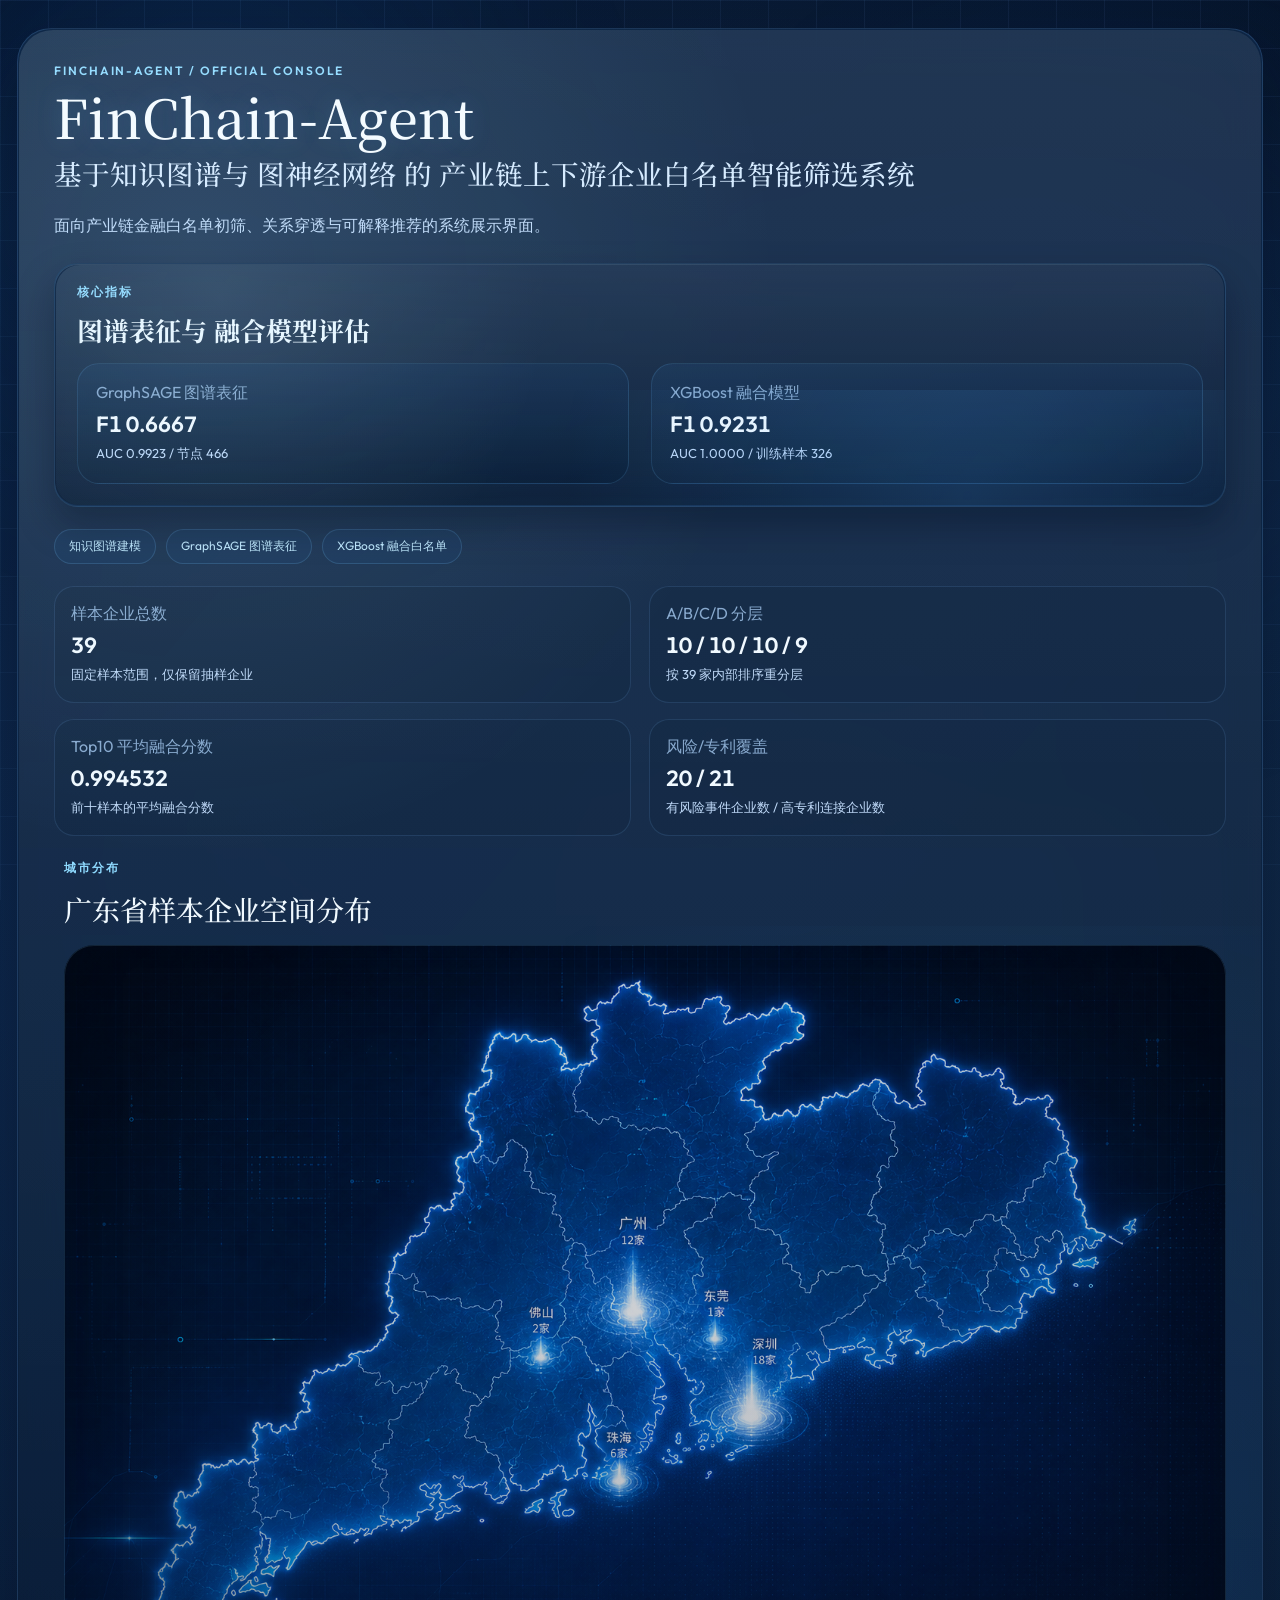
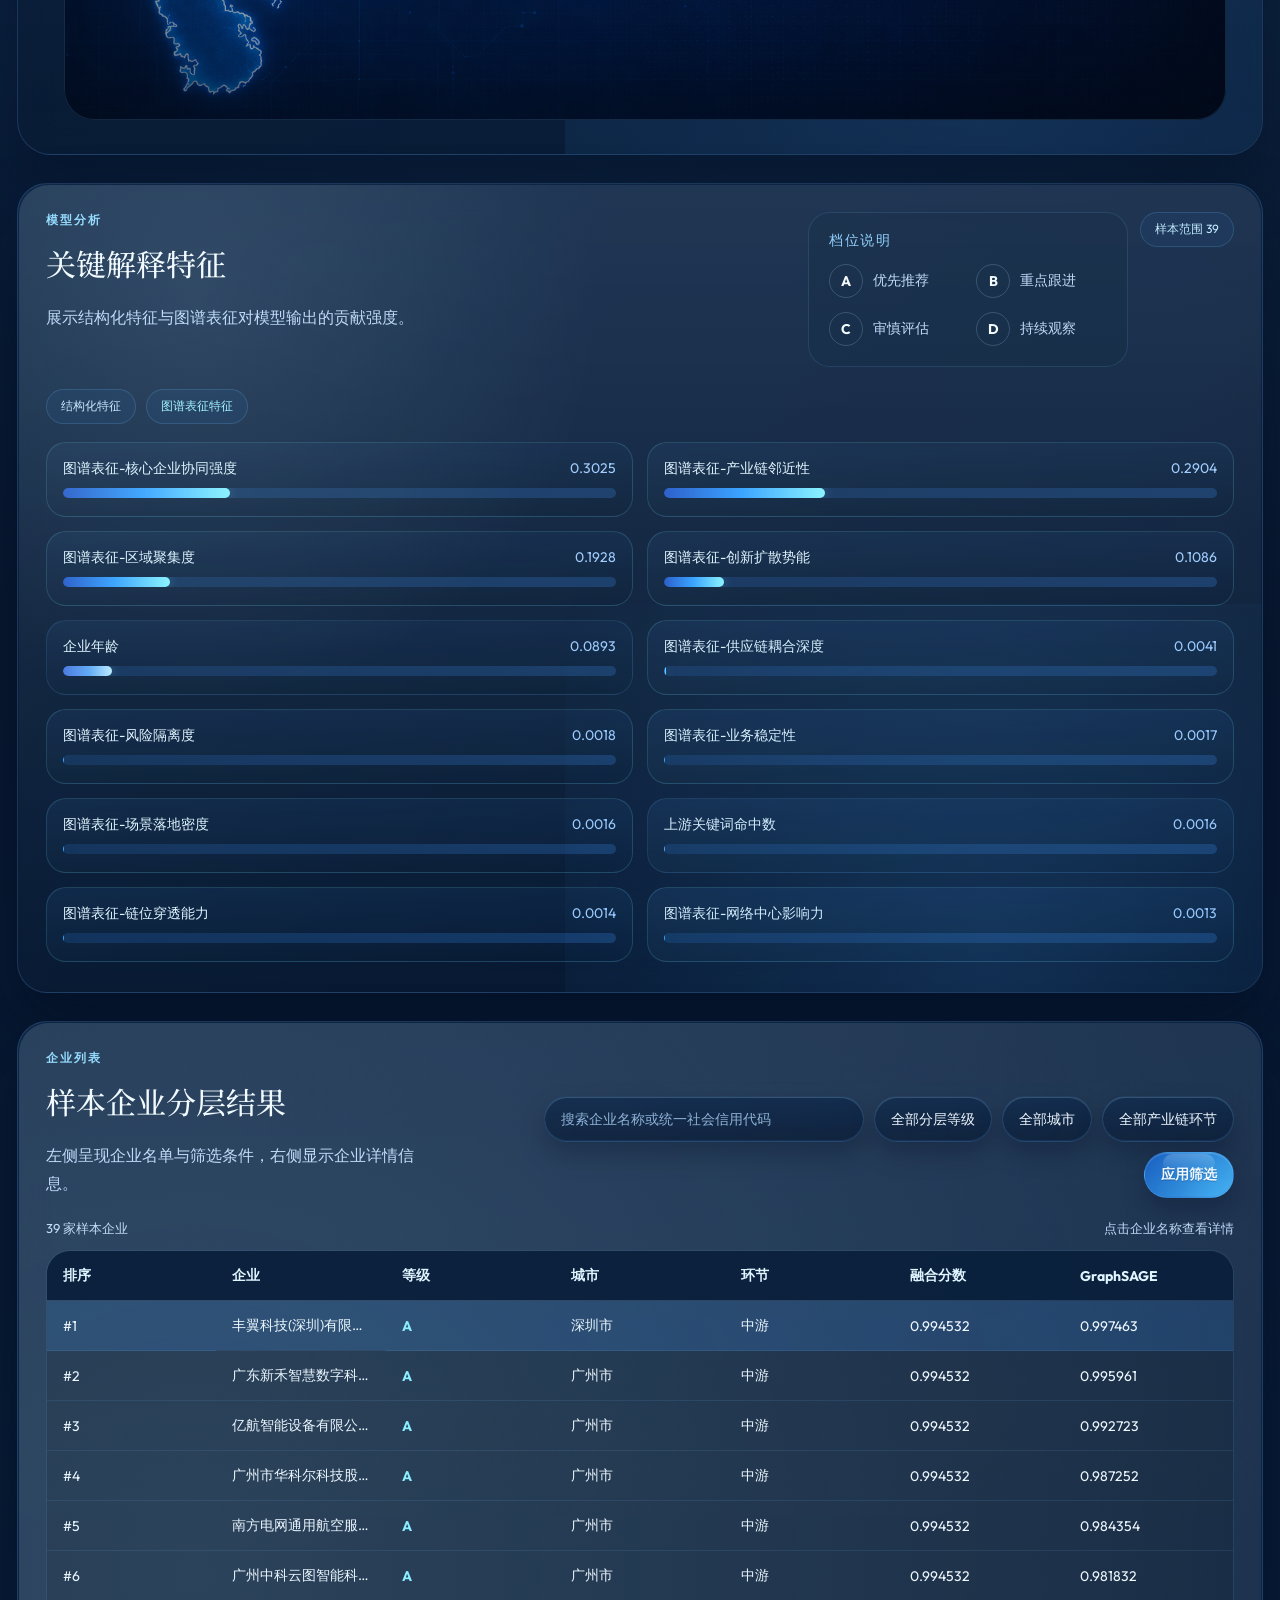
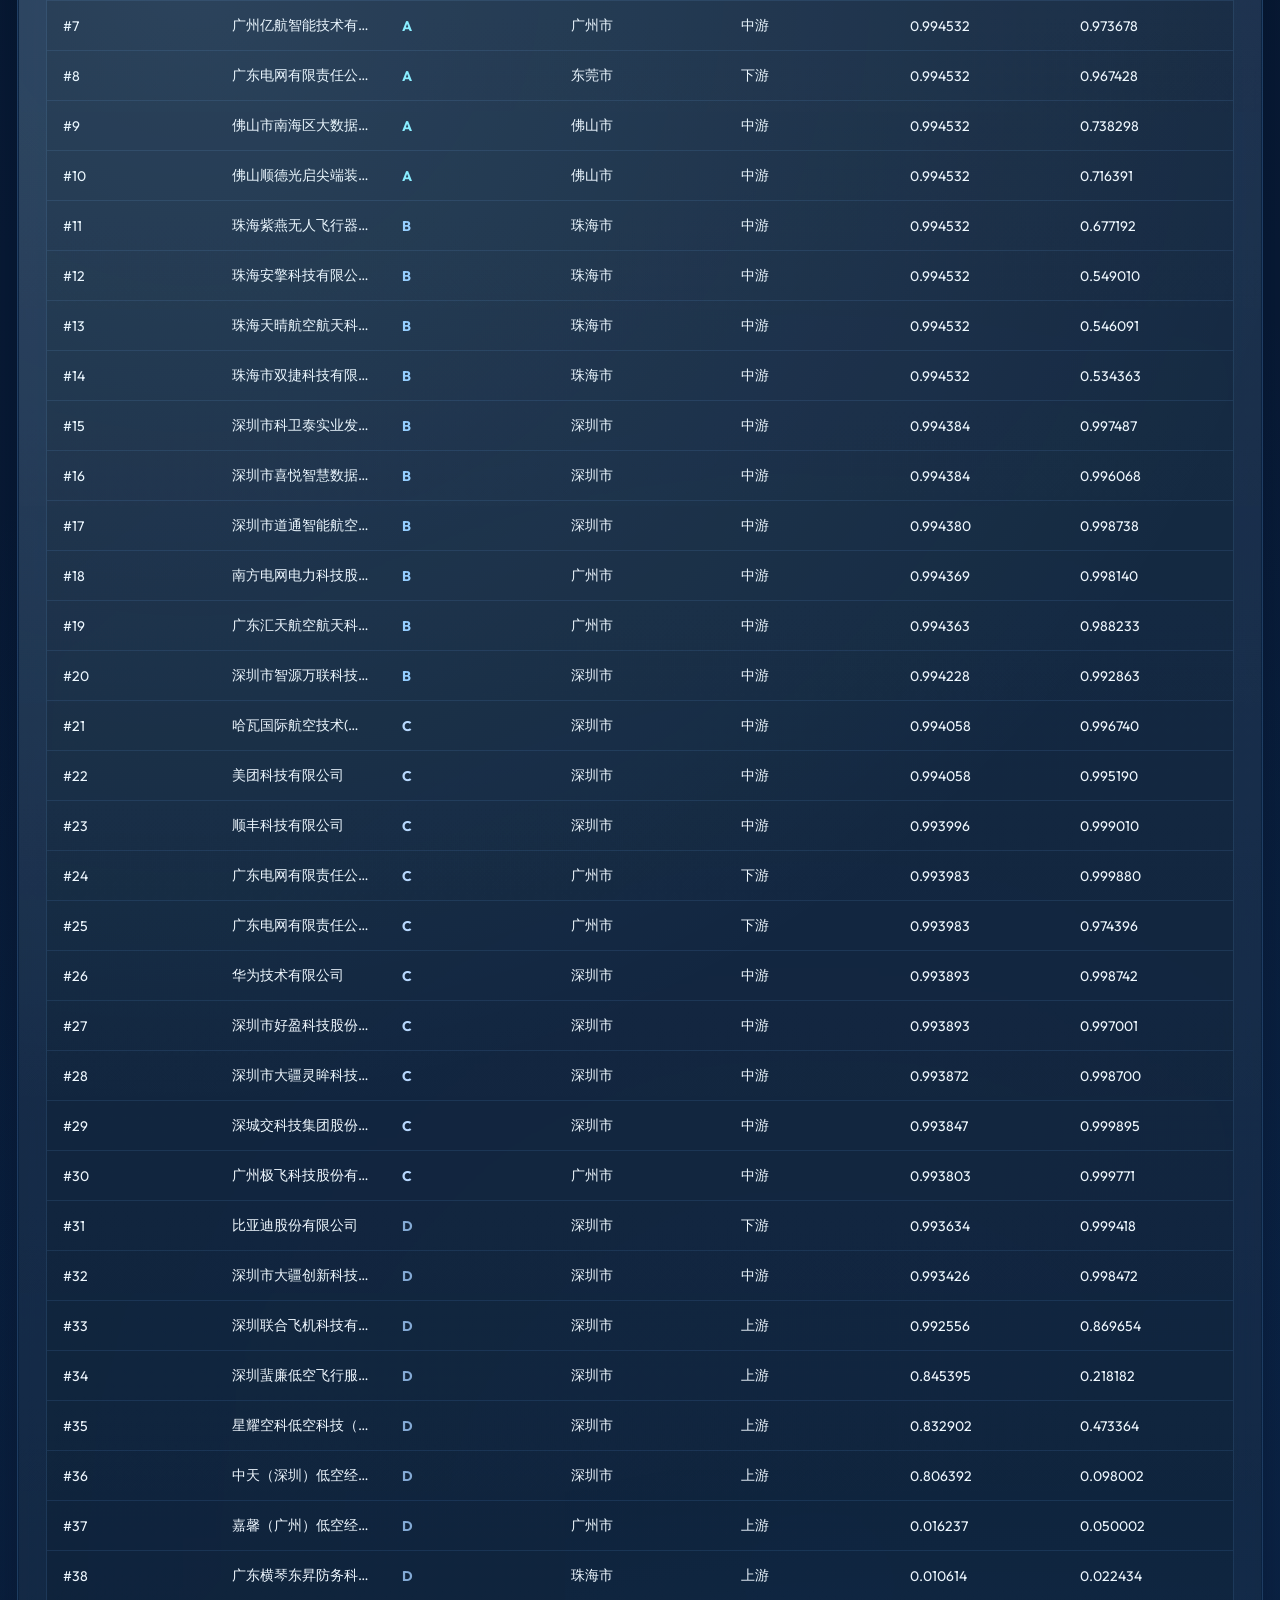
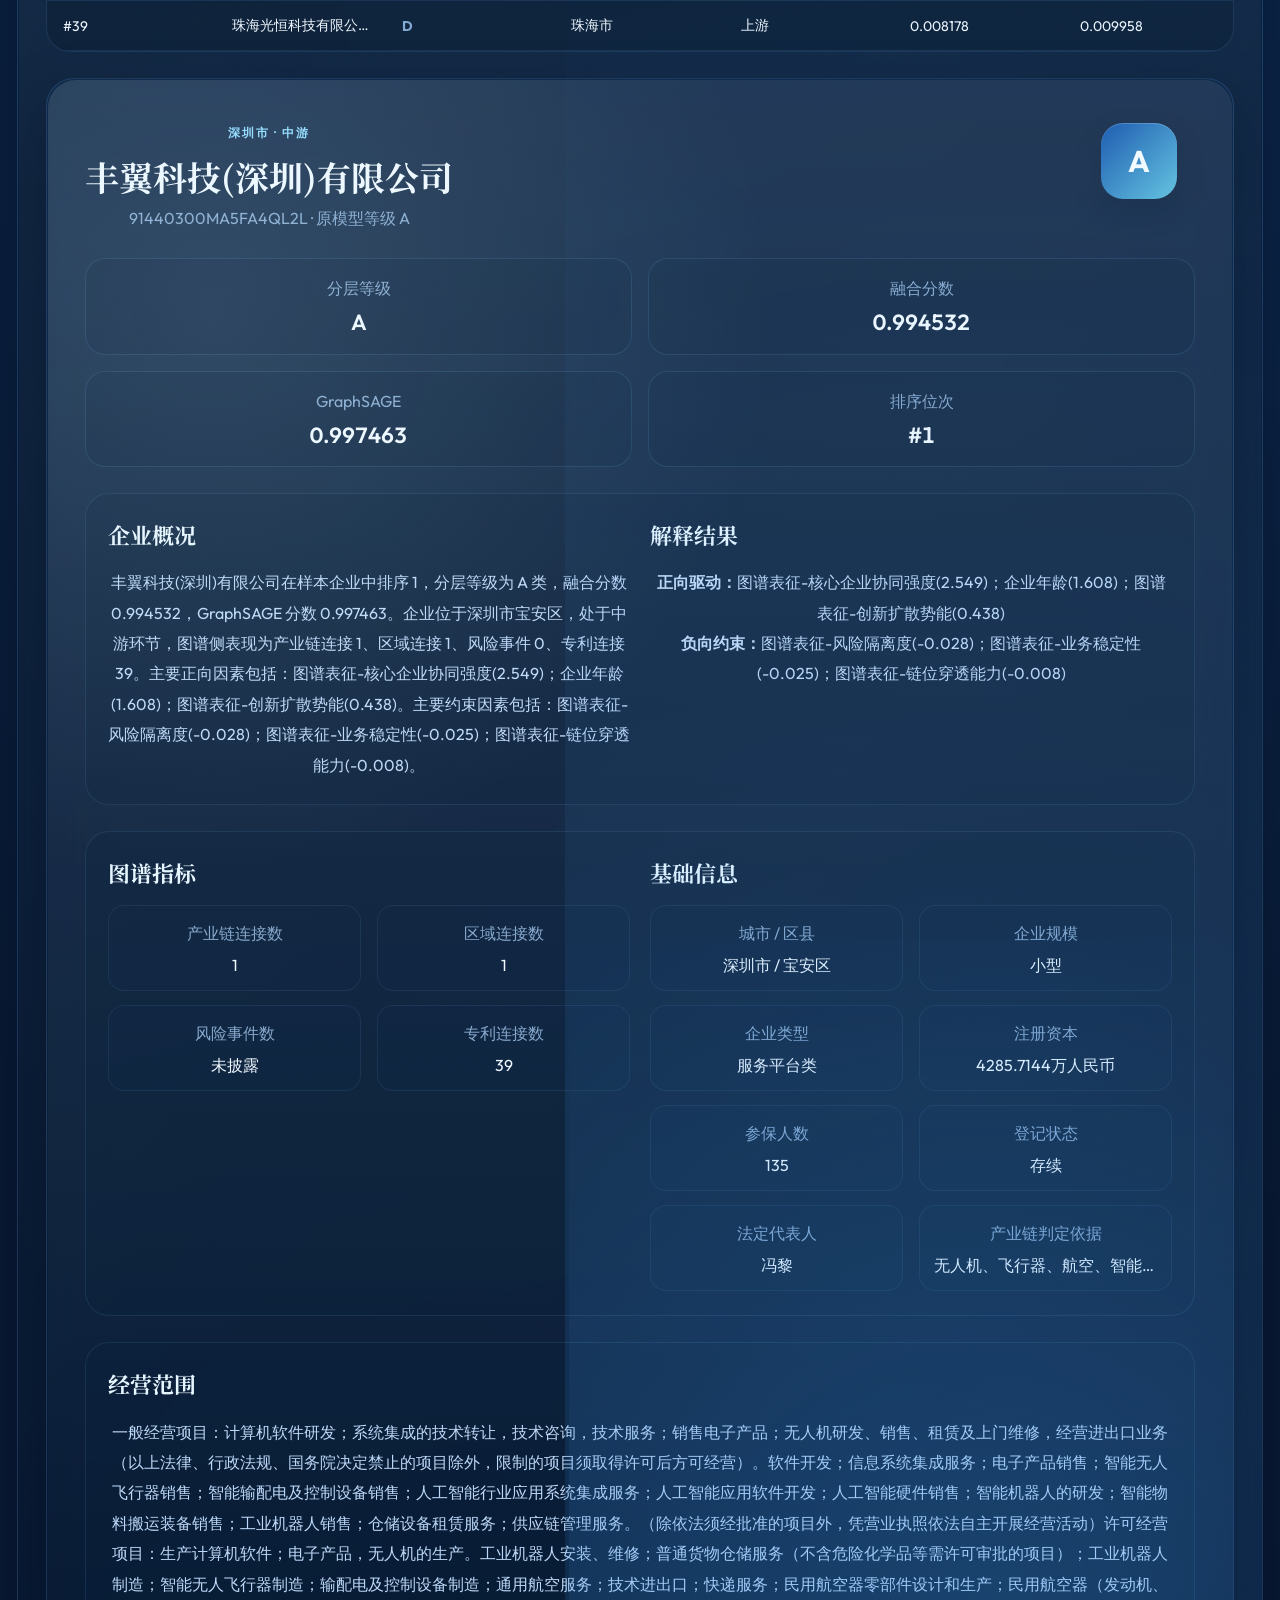
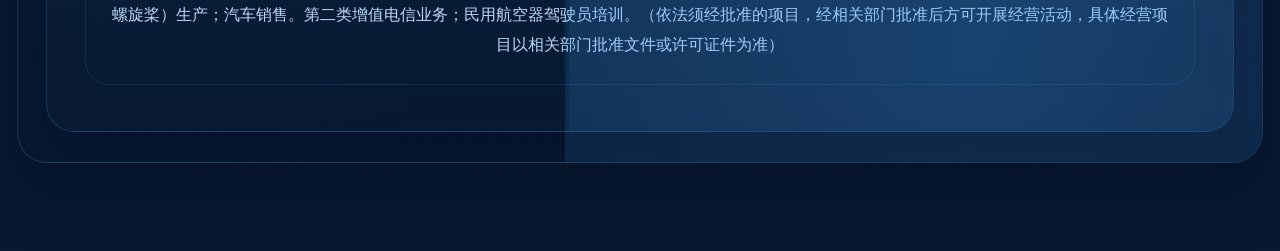
<file: prototype_app/site/index.html>
<!doctype html>
<html lang="zh-CN">
  <head>
    <meta charset="utf-8" />
    <meta name="viewport" content="width=device-width, initial-scale=1" />
    <title>FinChain-Agent 正式版展示台</title>
    <link rel="preconnect" href="https://fonts.googleapis.com" />
    <link rel="preconnect" href="https://fonts.gstatic.com" crossorigin />
    <link
      href="https://fonts.googleapis.com/css2?family=Noto+Serif+SC:wght@400;500;600&family=Outfit:wght@300;400;500;600;700&display=swap"
      rel="stylesheet"
    />
    <link rel="stylesheet" href="./styles.css" />
  </head>
  <body>
    <div class="backdrop">
      <div class="aurora aurora-a"></div>
      <div class="aurora aurora-b"></div>
      <div class="noise-overlay"></div>
      <div class="grid-overlay"></div>
    </div>

    <main class="page-shell">
      <section class="hero glass-surface glass-surface--hero" data-glass data-glass-mode="static">
        <div class="hero-copy">
          <p class="eyebrow">FinChain-Agent / Official Console</p>
          <h1 data-blur-text data-animate-by="letters" data-direction="top">FinChain-Agent</h1>
          <h2 data-blur-text data-animate-by="phrases" data-direction="bottom">基于知识图谱与图神经网络的产业链上下游企业白名单智能筛选系统</h2>
          <p class="hero-text">
            面向产业链金融白名单初筛、关系穿透与可解释推荐的系统展示界面。
          </p>
          <div class="hero-metrics glass-surface" data-glass data-glass-mode="lite">
            <div class="hero-metrics-head">
              <p class="panel-kicker">核心指标</p>
              <h3 data-blur-text data-animate-by="phrases" data-direction="bottom">图谱表征与融合模型评估</h3>
            </div>
            <div id="metric-panels" class="metric-panels"></div>
          </div>
          <div class="hero-tags">
            <span>知识图谱建模</span>
            <span>GraphSAGE 图谱表征</span>
            <span>XGBoost 融合白名单</span>
          </div>
          <div id="summary-cards" class="summary-grid"></div>
        </div>
        <div class="hero-panel">
          <div class="map-card">
            <div class="map-head">
              <div>
                <p class="panel-kicker">城市分布</p>
                <h3>广东省样本企业空间分布</h3>
              </div>
            </div>
            <div id="guangdong-map" class="guangdong-map"></div>
          </div>
        </div>
      </section>

      <section class="top-grid">
        <article class="panel panel--analysis glass-surface" data-glass data-glass-mode="lite">
          <div class="panel-head">
            <div>
              <p class="panel-kicker">模型分析</p>
              <h3 data-blur-text data-animate-by="phrases" data-direction="bottom">关键解释特征</h3>
              <p class="panel-desc">展示结构化特征与图谱表征对模型输出的贡献强度。</p>
            </div>
            <div class="analysis-head-side">
              <div id="level-legend-card" class="level-legend-card"></div>
              <div class="panel-chip">样本范围 <span id="sample-size-chip">39</span></div>
            </div>
          </div>
          <div class="analysis-grid">
            <section class="analysis-features">
              <div class="legend-row">
                <span class="legend-pill legend-structured">结构化特征</span>
                <span class="legend-pill legend-graph">图谱表征特征</span>
              </div>
              <div id="feature-importance" class="bar-list feature-list"></div>
            </section>
          </div>
        </article>
      </section>

      <section class="bottom-grid">
        <article class="panel glass-surface" data-glass data-glass-mode="static">
          <div class="panel-head filter-head">
            <div>
              <p class="panel-kicker">企业列表</p>
              <h3 data-blur-text data-animate-by="phrases" data-direction="bottom">样本企业分层结果</h3>
              <p class="panel-desc">左侧呈现企业名单与筛选条件，右侧显示企业详情信息。</p>
            </div>
            <form id="filter-form" class="filter-form">
              <input
                id="search-input"
                class="liquid-control"
                type="search"
                placeholder="搜索企业名称或统一社会信用代码"
              />
              <select id="level-select" class="liquid-control">
                <option value="">全部分层等级</option>
              </select>
              <select id="city-select" class="liquid-control">
                <option value="">全部城市</option>
              </select>
              <select id="chain-select" class="liquid-control">
                <option value="">全部产业链环节</option>
              </select>
              <button type="submit" class="liquid-button">应用筛选</button>
            </form>
          </div>

          <div class="content-grid">
            <div class="table-panel">
              <div class="table-meta">
                <span id="table-count">0 家样本企业</span>
                <span>点击企业名称查看详情</span>
              </div>
              <div class="table-wrap">
                <table>
                  <thead>
                    <tr>
                      <th>排序</th>
                      <th>企业</th>
                      <th>等级</th>
                      <th>城市</th>
                      <th>环节</th>
                      <th>融合分数</th>
                      <th>GraphSAGE</th>
                    </tr>
                  </thead>
                  <tbody id="company-table-body"></tbody>
                </table>
              </div>
            </div>

            <aside class="detail-panel glass-surface glass-surface--detail" data-glass data-glass-mode="lite">
              <div id="company-detail" class="detail-state">请选择左侧企业查看详情。</div>
            </aside>
          </div>
        </article>
      </section>
    </main>

    <template id="detail-template">
      <div class="detail-card">
        <div class="detail-header">
          <div>
            <p class="detail-eyebrow"></p>
            <h3 class="detail-title"></h3>
            <p class="detail-subtitle"></p>
          </div>
          <div class="level-badge"></div>
        </div>

        <div class="detail-metrics"></div>

        <section class="detail-section detail-section--summary">
          <div>
            <h4 data-blur-text data-animate-by="phrases" data-direction="bottom">企业概况</h4>
            <p class="detail-report"></p>
          </div>
          <div>
            <h4 data-blur-text data-animate-by="phrases" data-direction="bottom">解释结果</h4>
            <p><strong>正向驱动：</strong><span class="detail-positive"></span></p>
            <p><strong>负向约束：</strong><span class="detail-negative"></span></p>
          </div>
        </section>

        <section class="detail-section detail-section--split">
          <div>
            <h4 data-blur-text data-animate-by="phrases" data-direction="bottom">图谱指标</h4>
            <div class="graph-grid"></div>
          </div>
          <div>
            <h4 data-blur-text data-animate-by="phrases" data-direction="bottom">基础信息</h4>
            <div class="info-grid"></div>
          </div>
        </section>

        <section class="detail-section">
          <h4 data-blur-text data-animate-by="phrases" data-direction="bottom">经营范围</h4>
          <p class="detail-scope"></p>
        </section>
      </div>
    </template>

    <script>
      window.APP_DATA_MODE = window.APP_DATA_MODE || "static";
      window.APP_API_BASE = window.APP_API_BASE || "";
      window.APP_STATIC_BASE = window.APP_STATIC_BASE || ".";
    </script>
    <script src="./app.js"></script>
  </body>
</html>
</file>
<file: prototype_app/site/styles.css>
:root {
  --bg-0: #041126;
  --bg-1: #071a36;
  --bg-2: #0b2347;
  --bg-3: #123768;
  --panel: rgba(10, 31, 58, 0.52);
  --panel-strong: rgba(11, 35, 69, 0.72);
  --panel-soft: rgba(14, 43, 82, 0.42);
  --line: rgba(115, 184, 255, 0.18);
  --line-strong: rgba(133, 204, 255, 0.38);
  --glow: rgba(80, 176, 255, 0.32);
  --glow-strong: rgba(116, 210, 255, 0.58);
  --text: #eff8ff;
  --text-soft: #bdd8f8;
  --muted: #83a6cc;
  --blue: #3ea1ff;
  --blue-2: #69c8ff;
  --blue-3: #98ebff;
  --blue-deep: #173f84;
  --cyan: #80f1ff;
  --shadow: 0 28px 60px rgba(0, 11, 27, 0.38);
}

* {
  box-sizing: border-box;
}

html,
body {
  min-height: 100%;
}

body {
  margin: 0;
  font-family: "Outfit", "Avenir Next", "PingFang SC", "Noto Sans SC", sans-serif;
  color: var(--text);
  background:
    radial-gradient(circle at 18% 12%, rgba(39, 114, 214, 0.2), transparent 24%),
    radial-gradient(circle at 78% 14%, rgba(84, 176, 255, 0.14), transparent 24%),
    radial-gradient(circle at 64% 72%, rgba(32, 110, 203, 0.18), transparent 28%),
    linear-gradient(180deg, #030d1f 0%, #06152c 24%, #081b37 52%, #091932 100%);
}

.backdrop {
  position: fixed;
  inset: 0;
  overflow: hidden;
  pointer-events: none;
}

.aurora {
  position: absolute;
  border-radius: 999px;
  filter: blur(120px);
  opacity: 0.38;
}

.aurora-a {
  width: 520px;
  height: 520px;
  top: -90px;
  left: -60px;
  background: rgba(39, 128, 236, 0.28);
}

.aurora-b {
  width: 540px;
  height: 540px;
  right: -90px;
  top: 90px;
  background: rgba(33, 99, 206, 0.24);
}

.noise-overlay {
  position: absolute;
  inset: 0;
  opacity: 0.04;
  background-image:
    radial-gradient(circle at 18% 18%, rgba(118, 205, 255, 0.8) 0.65px, transparent 0.7px),
    radial-gradient(circle at 74% 34%, rgba(118, 205, 255, 0.72) 0.7px, transparent 0.75px),
    radial-gradient(circle at 38% 82%, rgba(118, 205, 255, 0.6) 0.8px, transparent 0.82px);
  background-size: 180px 180px, 220px 220px, 260px 260px;
}

.grid-overlay {
  position: absolute;
  inset: 0;
  background-image:
    linear-gradient(rgba(89, 151, 220, 0.09) 1px, transparent 1px),
    linear-gradient(90deg, rgba(89, 151, 220, 0.09) 1px, transparent 1px);
  background-size: 48px 48px;
  mask-image: linear-gradient(180deg, rgba(0, 0, 0, 0.96), rgba(0, 0, 0, 0.72));
}

.grid-overlay::before,
.grid-overlay::after {
  content: "";
  position: absolute;
  border-radius: 999px;
  background: rgba(109, 198, 255, 0.9);
  box-shadow: 0 0 18px rgba(109, 198, 255, 0.72);
}

.grid-overlay::before {
  left: 11%;
  top: 26%;
  width: 3px;
  height: 3px;
}

.grid-overlay::after {
  right: 18%;
  top: 18%;
  width: 2px;
  height: 2px;
}

.page-shell {
  position: relative;
  width: min(1760px, calc(100vw - 34px));
  margin: 0 auto;
  padding: 28px 0 60px;
}

.glass-surface {
  position: relative;
  overflow: hidden;
  isolation: isolate;
}

.glass-surface--fallback {
  background:
    linear-gradient(180deg, rgba(13, 37, 69, 0.8), rgba(7, 24, 48, 0.72)),
    linear-gradient(130deg, rgba(152, 230, 255, 0.1), rgba(255, 255, 255, 0));
  border: 1px solid rgba(121, 194, 255, 0.18);
  box-shadow:
    inset 0 1px 0 rgba(214, 245, 255, 0.16),
    inset 0 -1px 0 rgba(52, 114, 191, 0.2),
    0 18px 36px rgba(1, 12, 29, 0.34);
  backdrop-filter: blur(18px) saturate(1.1);
  -webkit-backdrop-filter: blur(18px) saturate(1.1);
}

.glass-surface--fallback::before {
  content: "";
  position: absolute;
  inset: 1px;
  border-radius: inherit;
  background:
    linear-gradient(180deg, rgba(255, 255, 255, 0.08), rgba(255, 255, 255, 0)),
    radial-gradient(circle at 14% 14%, rgba(180, 232, 255, 0.12), transparent 32%);
  pointer-events: none;
}

.glass-surface--fallback::after {
  content: "";
  position: absolute;
  inset: auto -12% -40% 44%;
  height: 88%;
  background: radial-gradient(circle, rgba(73, 166, 255, 0.16), rgba(73, 166, 255, 0));
  pointer-events: none;
}

.hero,
.panel,
.detail-panel {
  border: 1px solid var(--line);
  box-shadow: var(--shadow);
}

.hero,
.top-grid,
.bottom-grid,
.content-grid,
.metric-panels,
.summary-grid,
.detail-metrics,
.detail-section--summary,
.detail-section--split,
.graph-grid,
.info-grid {
  display: grid;
  gap: 22px;
}

.hero {
  grid-template-columns: minmax(0, 1.08fr) minmax(660px, 0.92fr);
  align-items: stretch;
  border-radius: 34px;
  padding: 34px 36px;
  margin-bottom: 28px;
}

.hero-copy {
  display: flex;
  flex-direction: column;
  gap: 0;
  padding-right: 18px;
}

.eyebrow,
.panel-kicker,
.detail-eyebrow {
  margin: 0 0 12px;
  color: #8bd9ff;
  letter-spacing: 0.16em;
  text-transform: uppercase;
  font-size: 12px;
  font-weight: 600;
}

.hero h1,
.hero h2,
.panel h3,
.detail-title,
.map-head h3,
.hero-metrics-head h3,
.detail-section h4 {
  margin: 0;
  font-family: "Noto Serif SC", "Baskerville", serif;
}

.hero h1 {
  font-size: clamp(44px, 4.2vw, 72px);
  line-height: 0.98;
  font-weight: 500;
  color: #f4fbff;
  text-shadow: 0 0 24px rgba(102, 202, 255, 0.22);
}

.hero h2 {
  margin-top: 12px;
  font-size: clamp(25px, 2.15vw, 36px);
  line-height: 1.38;
  color: #d6ebff;
  max-width: 920px;
  font-weight: 500;
}

.hero-text,
.panel-desc {
  margin: 18px 0 0;
  color: var(--text-soft);
  line-height: 1.8;
  max-width: 860px;
}

.blur-text {
  display: flex;
  flex-wrap: wrap;
}

.blur-text__segment {
  display: inline-block;
  opacity: 0;
  filter: blur(12px);
  transform: translate3d(0, 18px, 0);
  will-change: transform, filter, opacity;
}

.blur-text__segment[data-direction="top"] {
  transform: translate3d(0, -18px, 0);
}

.blur-text__segment--space {
  width: 0.2em;
}

.blur-text--active .blur-text__segment {
  animation: blurTextReveal 0.72s cubic-bezier(0.18, 0.8, 0.22, 1) forwards;
  animation-delay: var(--blur-delay, 0ms);
}

.hero-metrics {
  margin-top: 24px;
  border-radius: 24px;
  padding: 20px 22px 22px;
}

.hero-metrics-head {
  margin-bottom: 16px;
}

.hero-metrics-head h3 {
  font-size: 26px;
  line-height: 1.28;
  color: #e6f6ff;
}

.hero-tags {
  display: flex;
  flex-wrap: wrap;
  gap: 10px;
  margin-top: 22px;
}

.hero-tags span,
.panel-chip,
.legend-pill {
  padding: 8px 14px;
  border-radius: 999px;
  border: 1px solid rgba(113, 191, 255, 0.18);
  background: rgba(15, 49, 90, 0.52);
  color: #bde9ff;
  font-size: 12px;
  white-space: nowrap;
}

.summary-grid {
  grid-template-columns: repeat(2, minmax(0, 1fr));
  gap: 16px 18px;
  margin-top: 22px;
}

.summary-card {
  padding: 16px 16px 18px;
  border-radius: 20px;
  border: 1px solid rgba(112, 186, 255, 0.14);
  background: rgba(8, 29, 56, 0.38);
}

.summary-card .label,
.metric-card .title,
.metric-pill .label,
.info-item .key {
  color: var(--muted);
}

.summary-card .value,
.metric-card .value,
.metric-pill .value {
  margin-top: 8px;
  font-size: clamp(22px, 1.55vw, 32px);
  font-weight: 600;
  color: #f0f9ff;
  line-height: 1.14;
  white-space: nowrap;
  font-variant-numeric: tabular-nums;
}

.summary-card .hint,
.metric-card .hint {
  margin-top: 8px;
  color: var(--text-soft);
  font-size: 13px;
}

.hero-panel {
  display: flex;
  align-items: stretch;
}

.map-card {
  width: 100%;
  min-height: 100%;
  display: grid;
  grid-template-rows: auto 1fr;
  gap: 16px;
  padding: 2px 0 0 10px;
}

.map-head h3 {
  font-size: clamp(28px, 2vw, 36px);
  font-weight: 500;
  color: #f0f9ff;
}

.guangdong-map {
  position: relative;
  min-height: 560px;
  border-radius: 30px;
  background: transparent;
  overflow: hidden;
}

.guangdong-map::before {
  content: "";
  position: absolute;
  inset: 0;
  border-radius: inherit;
  background:
    radial-gradient(circle at 50% 48%, rgba(16, 58, 118, 0), rgba(5, 18, 36, 0.08) 62%, rgba(3, 10, 23, 0.52) 100%),
    linear-gradient(180deg, rgba(7, 24, 47, 0.08), rgba(7, 24, 47, 0.26));
  z-index: 2;
  pointer-events: none;
}

.guangdong-map::after {
  content: "";
  position: absolute;
  inset: 0;
  border-radius: inherit;
  box-shadow:
    inset 0 0 0 1px rgba(129, 211, 255, 0.14),
    inset 0 -36px 56px rgba(3, 10, 23, 0.3);
  z-index: 3;
  pointer-events: none;
}

.gd-map-image-mask {
  position: relative;
  width: 100%;
  height: 100%;
  min-height: inherit;
  border-radius: inherit;
  overflow: hidden;
  z-index: 1;
}

.gd-map-image {
  width: 100%;
  height: 100%;
  min-height: inherit;
  display: block;
  object-fit: cover;
  object-position: center;
  filter: saturate(1.02) brightness(0.96);
}

.top-grid,
.bottom-grid {
  grid-template-columns: 1fr;
  margin-bottom: 28px;
}

.panel {
  border-radius: 30px;
  padding: 28px 28px 30px;
}

.panel-head {
  display: flex;
  align-items: flex-start;
  justify-content: space-between;
  gap: 18px;
  margin-bottom: 22px;
}

.analysis-head-side {
  display: flex;
  align-items: flex-start;
  gap: 12px;
}

.level-legend-card {
  min-width: 320px;
  padding: 18px 20px 20px;
  border-radius: 22px;
  border: 1px solid rgba(111, 191, 255, 0.14);
  background: rgba(10, 33, 61, 0.46);
}

.level-legend-title {
  margin-bottom: 14px;
  font-size: 14px;
  letter-spacing: 0.12em;
  text-transform: uppercase;
  color: #8bcfff;
}

.level-legend-list {
  display: grid;
  grid-template-columns: repeat(2, minmax(0, 1fr));
  gap: 14px 16px;
}

.level-legend-item {
  display: flex;
  align-items: center;
  gap: 10px;
  min-width: 0;
}

.level-legend-badge {
  width: 34px;
  height: 34px;
  flex: 0 0 auto;
  border-radius: 999px;
  display: grid;
  place-items: center;
  font-size: 14px;
  font-weight: 700;
  color: #f4fbff;
  border: 1px solid rgba(172, 231, 255, 0.2);
}

.level-legend-text {
  min-width: 0;
  font-size: 14px;
  color: var(--text-soft);
  white-space: nowrap;
}

.panel-head h3 {
  font-size: clamp(30px, 2.1vw, 40px);
  font-weight: 500;
  color: #f0faff;
}

.panel--analysis {
  min-height: 520px;
}

.metric-panels {
  grid-template-columns: repeat(2, minmax(0, 1fr));
}

.metric-card {
  border-radius: 22px;
  padding: 18px 18px 20px;
  border: 1px solid rgba(111, 191, 255, 0.15);
  background:
    linear-gradient(180deg, rgba(15, 45, 84, 0.62), rgba(8, 28, 54, 0.54)),
    linear-gradient(140deg, rgba(152, 230, 255, 0.08), rgba(255, 255, 255, 0));
}

.analysis-grid {
  display: block;
}

.analysis-features {
  min-width: 0;
}

.legend-row {
  display: flex;
  gap: 10px;
  margin-bottom: 18px;
  flex-wrap: wrap;
}

.legend-structured {
  color: #cbe8ff;
}

.legend-graph {
  color: #9cf6ff;
}

.bar-list {
  display: grid;
  grid-template-columns: repeat(2, minmax(0, 1fr));
  gap: 14px;
}

.feature-card {
  padding: 16px 16px 18px;
  border-radius: 20px;
  border: 1px solid rgba(109, 189, 255, 0.14);
  background:
    linear-gradient(180deg, rgba(14, 40, 75, 0.66), rgba(8, 28, 53, 0.58)),
    linear-gradient(140deg, rgba(140, 221, 255, 0.08), rgba(255, 255, 255, 0));
}

.feature-card--graph {
  border-color: rgba(116, 235, 255, 0.16);
}

.bar-row {
  display: grid;
  gap: 10px;
}

.bar-meta {
  display: flex;
  justify-content: space-between;
  gap: 10px;
  font-size: 14px;
  color: #dff5ff;
}

.bar-meta span:first-child {
  min-width: 0;
  overflow: hidden;
  text-overflow: ellipsis;
  white-space: nowrap;
}

.bar-meta span:last-child {
  flex: 0 0 auto;
  color: #9dccff;
}

.bar-track {
  width: 100%;
  height: 10px;
  border-radius: 999px;
  overflow: hidden;
  background: linear-gradient(90deg, rgba(19, 54, 97, 0.86), rgba(26, 73, 128, 0.64));
}

.bar-fill {
  height: 100%;
  border-radius: inherit;
  background: linear-gradient(90deg, #3a86ff 0%, #65c3ff 60%, #a7f2ff 100%);
  box-shadow: 0 0 12px rgba(93, 193, 255, 0.34);
}

.bar-fill.graph {
  background: linear-gradient(90deg, #2459c8 0%, #32a0ff 48%, #86f4ff 100%);
}

.bar-fill.structured {
  background: linear-gradient(90deg, #4676df 0%, #5faaf6 54%, #b9eaff 100%);
}

.filter-head {
  align-items: end;
}

.filter-form {
  display: flex;
  flex-wrap: wrap;
  gap: 10px;
  justify-content: flex-end;
}

.filter-form input,
.filter-form select,
.filter-form button {
  height: 46px;
  border-radius: 999px;
  border: 1px solid rgba(115, 189, 255, 0.18);
  padding: 0 16px;
  font-size: 14px;
  color: var(--text);
}

.liquid-control,
.liquid-button {
  position: relative;
  isolation: isolate;
  overflow: hidden;
  background:
    linear-gradient(180deg, rgba(15, 42, 76, 0.82), rgba(10, 28, 53, 0.76)),
    linear-gradient(130deg, rgba(152, 230, 255, 0.08), rgba(255, 255, 255, 0));
  box-shadow:
    inset 0 1px 0 rgba(208, 247, 255, 0.18),
    inset 0 -1px 0 rgba(52, 114, 191, 0.18),
    0 12px 24px rgba(0, 13, 30, 0.26);
  transition: border-color 180ms ease, box-shadow 180ms ease, transform 180ms ease;
}

.liquid-control::before,
.liquid-control::after,
.liquid-button::before,
.liquid-button::after {
  content: "";
  position: absolute;
  inset: 0;
  border-radius: inherit;
  pointer-events: none;
}

.liquid-control::before,
.liquid-button::before {
  inset: 1px 18px auto 18px;
  height: 42%;
  border-radius: 999px;
  background: linear-gradient(180deg, rgba(220, 248, 255, 0.24), rgba(220, 248, 255, 0));
}

.liquid-control::after,
.liquid-button::after {
  inset: auto -14% -44% 42%;
  height: 82%;
  background: radial-gradient(circle, rgba(76, 180, 255, 0.2), rgba(76, 180, 255, 0));
}

.liquid-control:hover,
.liquid-control:focus,
.liquid-control:focus-visible,
.liquid-button:hover,
.liquid-button:focus,
.liquid-button:focus-visible {
  border-color: rgba(118, 214, 255, 0.34);
  box-shadow:
    inset 0 1px 0 rgba(214, 245, 255, 0.26),
    inset 0 -1px 0 rgba(62, 135, 219, 0.2),
    0 0 0 1px rgba(83, 195, 255, 0.06),
    0 12px 26px rgba(0, 13, 30, 0.3);
  outline: none;
  transform: translateY(-1px);
}

.filter-form input {
  min-width: 320px;
}

.liquid-control {
  appearance: none;
  -webkit-appearance: none;
}

.liquid-control::placeholder {
  color: #8fb2d8;
}

.liquid-button {
  background:
    linear-gradient(135deg, rgba(23, 95, 196, 0.95), rgba(70, 188, 255, 0.92)),
    linear-gradient(180deg, rgba(255, 255, 255, 0.16), rgba(255, 255, 255, 0));
  color: #f4fbff;
  border: none;
  cursor: pointer;
  font-weight: 600;
  text-shadow: 0 1px 0 rgba(8, 34, 69, 0.28);
}

.content-grid {
  grid-template-columns: minmax(700px, 1.18fr) minmax(760px, 1.42fr);
  align-items: start;
  gap: 26px;
}

.table-panel,
.analysis-features {
  min-width: 0;
}

.table-meta {
  display: flex;
  justify-content: space-between;
  gap: 12px;
  margin-bottom: 12px;
  color: var(--text-soft);
  font-size: 13px;
}

.table-wrap {
  overflow: auto;
  border: 1px solid rgba(108, 183, 255, 0.14);
  border-radius: 24px;
  background: rgba(6, 23, 44, 0.48);
}

table {
  width: 100%;
  border-collapse: collapse;
  table-layout: fixed;
}

th,
td {
  text-align: left;
  padding: 15px 16px;
  border-bottom: 1px solid rgba(88, 149, 219, 0.14);
  font-size: 14px;
}

th {
  position: sticky;
  top: 0;
  z-index: 1;
  white-space: nowrap;
  background: rgba(10, 32, 61, 0.94);
  color: #dff5ff;
}

tbody tr {
  cursor: pointer;
  transition: background 120ms ease;
}

tbody tr:hover,
tbody tr.active {
  background: rgba(45, 121, 214, 0.24);
}

td.level-a,
td.level-b,
td.level-c,
td.level-d {
  font-weight: 700;
}

td.level-a {
  color: #7cecff;
}

td.level-b {
  color: #8dcaff;
}

td.level-c {
  color: #b5d7ff;
}

td.level-d {
  color: #7fa7d4;
}

.cell-rank,
.cell-level,
.cell-city,
.cell-chain,
.cell-score {
  white-space: nowrap;
}

.cell-company {
  overflow: hidden;
  text-overflow: ellipsis;
  white-space: nowrap;
}

.detail-panel {
  border-radius: 28px;
  padding: 26px 26px 28px;
  min-width: 0;
}

.detail-state,
.empty-state,
.empty-row {
  color: var(--text-soft);
  text-align: center;
  padding: 18px 12px;
}

.detail-state {
  min-height: 520px;
  display: flex;
  align-items: center;
  justify-content: center;
  line-height: 1.7;
}

.detail-card {
  display: grid;
  gap: 26px;
}

.detail-header {
  display: flex;
  justify-content: space-between;
  gap: 16px;
  align-items: flex-start;
}

.detail-title {
  font-size: 34px;
  line-height: 1.22;
  color: #f0f9ff;
}

.detail-subtitle {
  margin: 8px 0 0;
  color: var(--muted);
  overflow: hidden;
  text-overflow: ellipsis;
  white-space: nowrap;
}

.level-badge {
  min-width: 76px;
  height: 76px;
  margin-right: 18px;
  border-radius: 22px;
  display: grid;
  place-items: center;
  background: linear-gradient(135deg, rgba(12, 82, 179, 0.92), rgba(108, 226, 255, 0.82));
  box-shadow:
    inset 0 1px 0 rgba(235, 252, 255, 0.2),
    0 12px 26px rgba(5, 20, 46, 0.28);
  color: #f7fdff;
  font-weight: 700;
  font-size: 30px;
}

.detail-metrics {
  grid-template-columns: repeat(2, minmax(0, 1fr));
  gap: 16px;
}

.metric-pill {
  border-radius: 20px;
  padding: 16px 18px 18px;
  border: 1px solid rgba(109, 189, 255, 0.14);
  background: rgba(10, 33, 61, 0.42);
}

.detail-section {
  background: rgba(9, 31, 58, 0.4);
  border: 1px solid rgba(111, 181, 245, 0.12);
  border-radius: 24px;
  padding: 22px 22px 24px;
}

.detail-section h4 {
  margin-bottom: 14px;
  font-size: 22px;
  color: #e6f6ff;
}

.detail-section p {
  margin: 0;
  color: var(--text-soft);
  line-height: 1.9;
  overflow-wrap: anywhere;
}

.detail-section--summary,
.detail-section--split {
  grid-template-columns: repeat(2, minmax(0, 1fr));
  gap: 20px;
}

.graph-grid,
.info-grid {
  grid-template-columns: repeat(2, minmax(0, 1fr));
  gap: 14px 16px;
}

.info-item {
  border-radius: 16px;
  padding: 14px 14px 12px;
  border: 1px solid rgba(104, 171, 234, 0.1);
  background: rgba(11, 35, 65, 0.38);
}

.info-item .val {
  display: block;
  margin-top: 6px;
  line-height: 1.55;
  white-space: nowrap;
  overflow: hidden;
  text-overflow: ellipsis;
  color: #eff8ff;
}

@keyframes blurTextReveal {
  0% {
    opacity: 0;
    filter: blur(12px);
  }

  55% {
    opacity: 0.72;
    filter: blur(4px);
    transform: translate3d(0, 4px, 0);
  }

  100% {
    opacity: 1;
    filter: blur(0);
    transform: translate3d(0, 0, 0);
  }
}

@media (max-width: 1480px) {
  .hero {
    grid-template-columns: 1fr;
  }

  .hero-copy {
    padding-right: 0;
  }

  .content-grid {
    grid-template-columns: 1fr;
  }
}

@media (max-width: 1180px) {
  .analysis-head-side,
  .metric-panels,
  .bar-list,
  .detail-section--summary,
  .detail-section--split,
  .detail-metrics,
  .graph-grid,
  .info-grid {
    grid-template-columns: 1fr;
  }
}

@media (max-width: 720px) {
  .page-shell {
    width: min(100vw - 16px, 100%);
    padding-top: 14px;
  }

  .hero,
  .panel,
  .detail-panel {
    border-radius: 24px;
    padding: 18px;
  }

  .guangdong-map {
    min-height: 380px;
  }

  .summary-grid {
    grid-template-columns: 1fr;
  }

  .filter-form input {
    min-width: 100%;
  }

  .detail-subtitle,
  .cell-company {
    white-space: normal;
  }
}

@media (prefers-reduced-motion: reduce) {
  .blur-text__segment {
    opacity: 1;
    filter: none;
    transform: none;
  }

  .blur-text--active .blur-text__segment {
    animation: none;
  }

  .liquid-control,
  .liquid-button {
    transition: none;
  }
}
</file>
